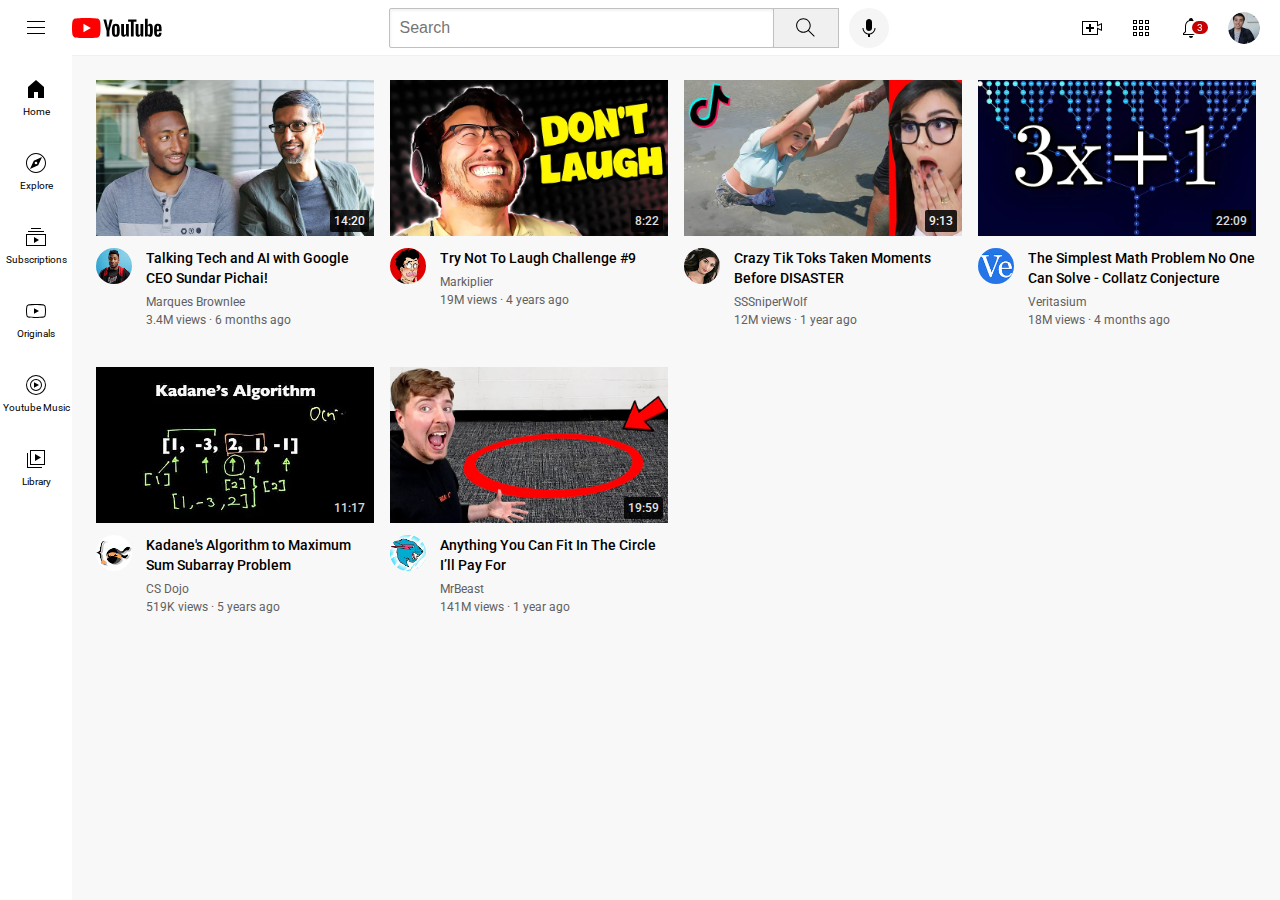
<file: index.html>
<!DOCTYPE html>
<html>
  <head>
    <title>Youtube.com Clone</title>

    <link rel="preconnect" href="https://fonts.googleapis.com">
    <link rel="preconnect" href="https://fonts.gstatic.com" crossorigin>
    <link href="https://fonts.googleapis.com/css2?family=Roboto:wght@400;500;700&display=swap" rel="stylesheet">

    <link rel="stylesheet" href="styles/general.css">
    <link rel="stylesheet" href="styles/header.css">
    <link rel="stylesheet" href="styles/video.css">
    <link rel="stylesheet" href="styles/sidebar.css">
  </head>
  <body>
    <header class="header">
      <div class="left-section">
        <img class="hamburger-menu" src="icons/hamburger-menu.svg">
        <img class="youtube-logo" src="icons/youtube-logo.svg">
      </div>
      <div class="middle-section">
        <input class="search-bar" type="text" 
        placeholder="Search">
        <button class="search-button">
          <img class="search-icon" 
          src="icons/search.svg">
          <div class="tooltip">Search</div>
        </button>
        <button class="voice-search-button">
          <img class="voice-search-icon" 
          src="icons/voice-search-icon.svg">
          <div class="tooltip">Search with 
            your voice</div>
        </button>
      </div>
      <div class="right-section">
        <div class="upload-icon-container">
          <img class="upload-icon" 
          src="icons/upload.svg">
          <div class="tooltip">Create</div>
        </div>
        <div class="apps-icon-container">
          <img class="youtube-apps-icon" 
          src="icons/youtube-apps.svg">
          <div class="tooltip">Youtube Apps</div>
        </div>
        <div class="notifications-icon-container">
          <img class="notifications-icon" 
          src="icons/notifications.svg">
          <div class="notifications-count">3</div>
          <div class="tooltip">Notifications</div>
        </div>
        <img class="current-user-picture" 
        src="channel-pictures/my-channel.jpeg">
      </div>
    </header>

    <nav class="sidebar">
      <div class="sidebar-link">
        <img src="icons/home.svg">
        <div>Home</div>
      </div>
      <div class="sidebar-link">
        <img src="icons/explore.svg">
        <div>Explore</div>
      </div>
      <div class="sidebar-link">
        <img src="icons/subscriptions.svg">
        <DIv>Subscriptions</DIv>
      </div>
      <div class="sidebar-link">
        <img src="icons/originals.svg">
        <div>Originals</div>
      </div>
      <div class="sidebar-link">
        <img src="icons/youtube-music.svg">
        <div>Youtube Music</div>
      </div>
      <div class="sidebar-link">
        <img src="icons/library.svg">
        <div>Library</div>
      </div>
    </nav>
    
      <main>
        <section class="video-grid">
          <div class="video-preview">
            <div class="thumbnail-row">
              <img class="thumbnail" 
              src="thumbnails/thumbnail-1.webp">
              <div class="video-time">14:20</div>
            </div>
            <div class="video-info-grid">
              <div class="channel-picture">
                <img class="profile-picture" 
                src="channel-pictures/channel-1.jpeg">
              </div>
              <div class="video-info">
                <p class="video-title">
                  Talking Tech and AI with Google CEO Sundar Pichai!
                </p>
                <p class="video-author">
                  Marques Brownlee
                </p>
                <p class="video-stats">
                  3.4M views &#183; 6 months ago
                </p>
              </div>
            </div>
          </div>
    
          <div class="video-preview">
            <div class="thumbnail-row">
              <img class="thumbnail" 
              src="thumbnails/thumbnail-2.webp">
              <div class="video-time">8:22</div>
            </div>
            <div class="video-info-grid">
              <div class="channel-picture">
                <img class="profile-picture" src="channel-pictures/channel-2.jpeg" alt="">
              </div>
              <div class="video-info">
                <p class="video-title">
                  Try Not To Laugh Challenge #9
                </p>
                <p class="video-author">
                  Markiplier
                </p>
                <p class="video-stats">
                  19M views &#183; 4 years ago
              </div>
              </p>
            </div>
          </div>
    
          <div class="video-preview">
            <div class="thumbnail-row">
              <img class="thumbnail" 
              src="thumbnails/thumbnail-3.webp">
              <div class="video-time">9:13</div>
            </div>
            <div class="video-info-grid">
              <div class="channel-picture">
                <img class="profile-picture" 
                src="channel-pictures/channel-3.jpeg">
              </div>
              <div class="video-info">
                <p class="video-title">
                  Crazy Tik Toks Taken Moments Before DISASTER
                </p>
                <p class="video-author">
                  SSSniperWolf
                </p>
                <p class="video-stats">
                  12M views &#183; 1 year ago
                </p>
              </div>
            </div>
          </div>
    
          <div class="video-preview">
            <div class="thumbnail-row">
              <img class="thumbnail" 
              src="thumbnails/thumbnail-4.webp">
              <div class="video-time">22:09</div>
            </div>
            <div class="video-info-grid">
              <div class="channel-picture">
                <img class="profile-picture" src="channel-pictures/channel-4.jpeg" alt="">
              </div>
              <div class="video-info">
                <p class="video-title">
                  The Simplest Math Problem No One Can Solve - Collatz Conjecture
                </p>
                <p class="video-author">
                  Veritasium
                </p>
                <p class="video-stats">
                  18M views &#183; 4 months ago
              </div>
              </p>
            </div>
          </div>
    
          <div class="video-preview">
            <div class="thumbnail-row">
              <img class="thumbnail" 
              src="thumbnails/thumbnail-5.webp">
              <div class="video-time">11:17</div>
            </div>
            <div class="video-info-grid">
              <div class="channel-picture">
                <img class="profile-picture" 
                src="channel-pictures/channel-5.jpeg">
              </div>
              <div class="video-info">
                <p class="video-title">
                  Kadane's Algorithm to Maximum Sum Subarray Problem  
                </p>
                <p class="video-author">
                  CS Dojo
                </p>
                <p class="video-stats">
                  519K views &#183; 5 years ago
                </p>
              </div>
            </div>
          </div>
    
          <div class="video-preview">
            <div class="thumbnail-row">
              <img class="thumbnail" 
              src="thumbnails/thumbnail-6.webp">
              <div class="video-time">19:59</div>
            </div>
            <div class="video-info-grid">
              <div class="channel-picture">
                <img class="profile-picture" src="channel-pictures/channel-6.jpeg" alt="">
              </div>
              <div class="video-info">
                <p class="video-title">
                  Anything You Can Fit In The Circle I’ll Pay For
                </p>
                <p class="video-author">
                  MrBeast
                </p>
                <p class="video-stats">
                  141M views &#183; 1 year ago
              </div>
              </p>
            </div>
          </div>
        </section>
      </main>
  </body>
</html>
</file>
<file: styles/general.css>
p {
  margin-top: 0;
  margin-bottom: 0;
}

body {
  font-family: Roboto, Arial;
  margin: 0;
  padding-top: 80px;
  padding-left: 96px;
  padding-right: 24px;
  background-color: rgb(248, 248, 248);
}
</file>
<file: styles/header.css>
.header {
  height: 55px;
  display: flex;
  flex-direction: row;
  justify-content: space-between;
  position: fixed;
  top: 0;
  right: 0;
  left: 0;
  z-index: 100;

  background-color: white;
  border-bottom-width: 1.5px;
  border-bottom-style: solid;
  border-bottom-color: rgb(240, 240, 240);
}

.left-section {
  display: flex;
  align-items: center;
}

.hamburger-menu {
  height: 24px;
  margin-left: 24px;
  margin-right: 24px;
}

.youtube-logo {
  height: 20px;
}

.middle-section {
  flex: 1;
  margin-left: 70px;
  margin-right: 35px;
  max-width: 500px;
  display: flex;
  align-items: center;
}

.search-bar {
  flex: 1;
  height: 36px;
  padding-left: 10px;
  font-size: 16px;
  border: 1px solid rgb(192, 192, 192);
  border-radius: 2px;
  box-shadow: inset 1px 2px 3px rgba(0, 0, 0, 0.05);
  width: 0;
}

.search-button {
  height: 40px;
  width: 66px;
  background-color: rgb(240, 240, 240);
  border-width: 1px;
  border-style: solid;
  border-color: rgb(192, 192, 192);
  margin-left: -1px;
  margin-right: 10px;
}

.search-button, 
.voice-search-button, 
.upload-icon-container,
.apps-icon-container, 
.notifications-icon-container {
  display: flex;
  justify-content: center;
  align-items: center;
  position: relative;
}

.search-button .tooltip, 
.voice-search-button .tooltip, 
.upload-icon-container .tooltip, 
.apps-icon-container .tooltip, 
.notifications-icon-container .tooltip{
  position: absolute;
  background-color: gray;
  color: white;
  padding-top: 4px;
  padding-bottom: 4px;
  padding-left: 8px;
  padding-right: 8px;
  border-radius: 2px;
  font-size: 12px;
  bottom: -30px;
  opacity: 0;
  transition: opacity 0.15s;
  pointer-events: none;
  white-space: nowrap;
}

.search-button:hover .tooltip, 
.voice-search-button:hover .tooltip, 
.upload-icon-container:hover .tooltip,  
.apps-icon-container:hover .tooltip, 
.notifications-icon-container:hover .tooltip {
  opacity: 1;
}

.search-icon {
  height: 25px;
}

.search-bar::placeholder {
  font-size: 16px;
}

.voice-search-button {
  height: 40px;
  width: 40px;
  border-radius: 20px;
  border: none;
  background-color: rgb(245, 245, 245);
}

.voice-search-icon {
  height: 24px;
}

.right-section {
  width: 180px;
  margin-right: 20px;
  display: flex;
  align-items: center;
  justify-content: space-between;
  flex-shrink: 0;
}

.upload-icon {
  height: 24px;
}

.youtube-apps-icon {
  height: 24px;
}

.notifications-icon {
  height: 24px;
}

.notifications-icon-container {
  position: relative;
}

.notifications-count {
  position: absolute;
  top: 3px;
  right: -7px;
  background-color: rgb(199, 0, 0);
  color: white;
  font-size: 10px;
  padding-left: 5px;
  padding-right: 5px;
  padding-top: 1px;
  padding-bottom: 1px;
  border-radius: 10px;
  border: 2px;
  border-color: white;
  border-style: solid;
}

.current-user-picture {
  height: 32px;
  border-radius: 16px;
}
</file>
<file: styles/video.css>
.thumbnail {
  width: 100%;
}

.video-title {
  margin-top: 0;
  font-size: 14px;
  font-weight: 500;
  line-height: 20px;
  margin-bottom: 7px;
}

.video-info-grid {
  display: grid;
  grid-template-columns: 50px 1fr;
}

.profile-picture {
  width: 36px;
  border-radius: 50px;
}

.thumbnail-row {
  margin-bottom: 8px;
  position: relative;
}

.video-author,
.video-stats {
  font-size: 12px;
  color: rgb(96, 96, 96);
}

.video-author {
  margin-bottom: 4px;
}

.video-grid {
  display: grid;
  grid-template-columns: 1fr 1fr 1fr;
  column-gap: 16px;
  row-gap: 40px;
}

@media (max-width: 750px) {
  .video-grid {
    grid-template-columns: 1fr 1fr;
  }
}

@media (min-width: 751px) and (max_width: 
999px) {
  .video-grid {
    grid-template-columns: 1fr 1fr 1fr;
  }
}

@media (min-width: 1000px) {
  .video-grid {
    grid-template-columns: 1fr 1fr 1fr 1fr;
  }
}

.video-time {
  font-size: 12px;
  font-weight: 500;
  padding: 4px;
  border-radius: 2px;
  background-color: black;
  color: white;
  position: absolute;
  bottom: 8px;
  right: 5px;
  opacity: 0.85;
}
</file>
<file: styles/sidebar.css>
.sidebar {
  position: fixed;
  left: 0;
  bottom: 0;
  top: 55px;
  background-color: white;
  width: 72px;
  z-index: 200;
  padding-top: 5px;
}

.sidebar-link {
  height: 74px;
  display: flex;
  justify-content: center;
  align-items: center;
  flex-direction: column;
  cursor: pointer;
}

.sidebar-link:hover {
  background-color: rgb(235, 235, 235);
}

.sidebar-link img {
  height: 24px;
  margin-bottom: 5px;
}

.sidebar-link div {
  font-size: 10px;
}
</file>
